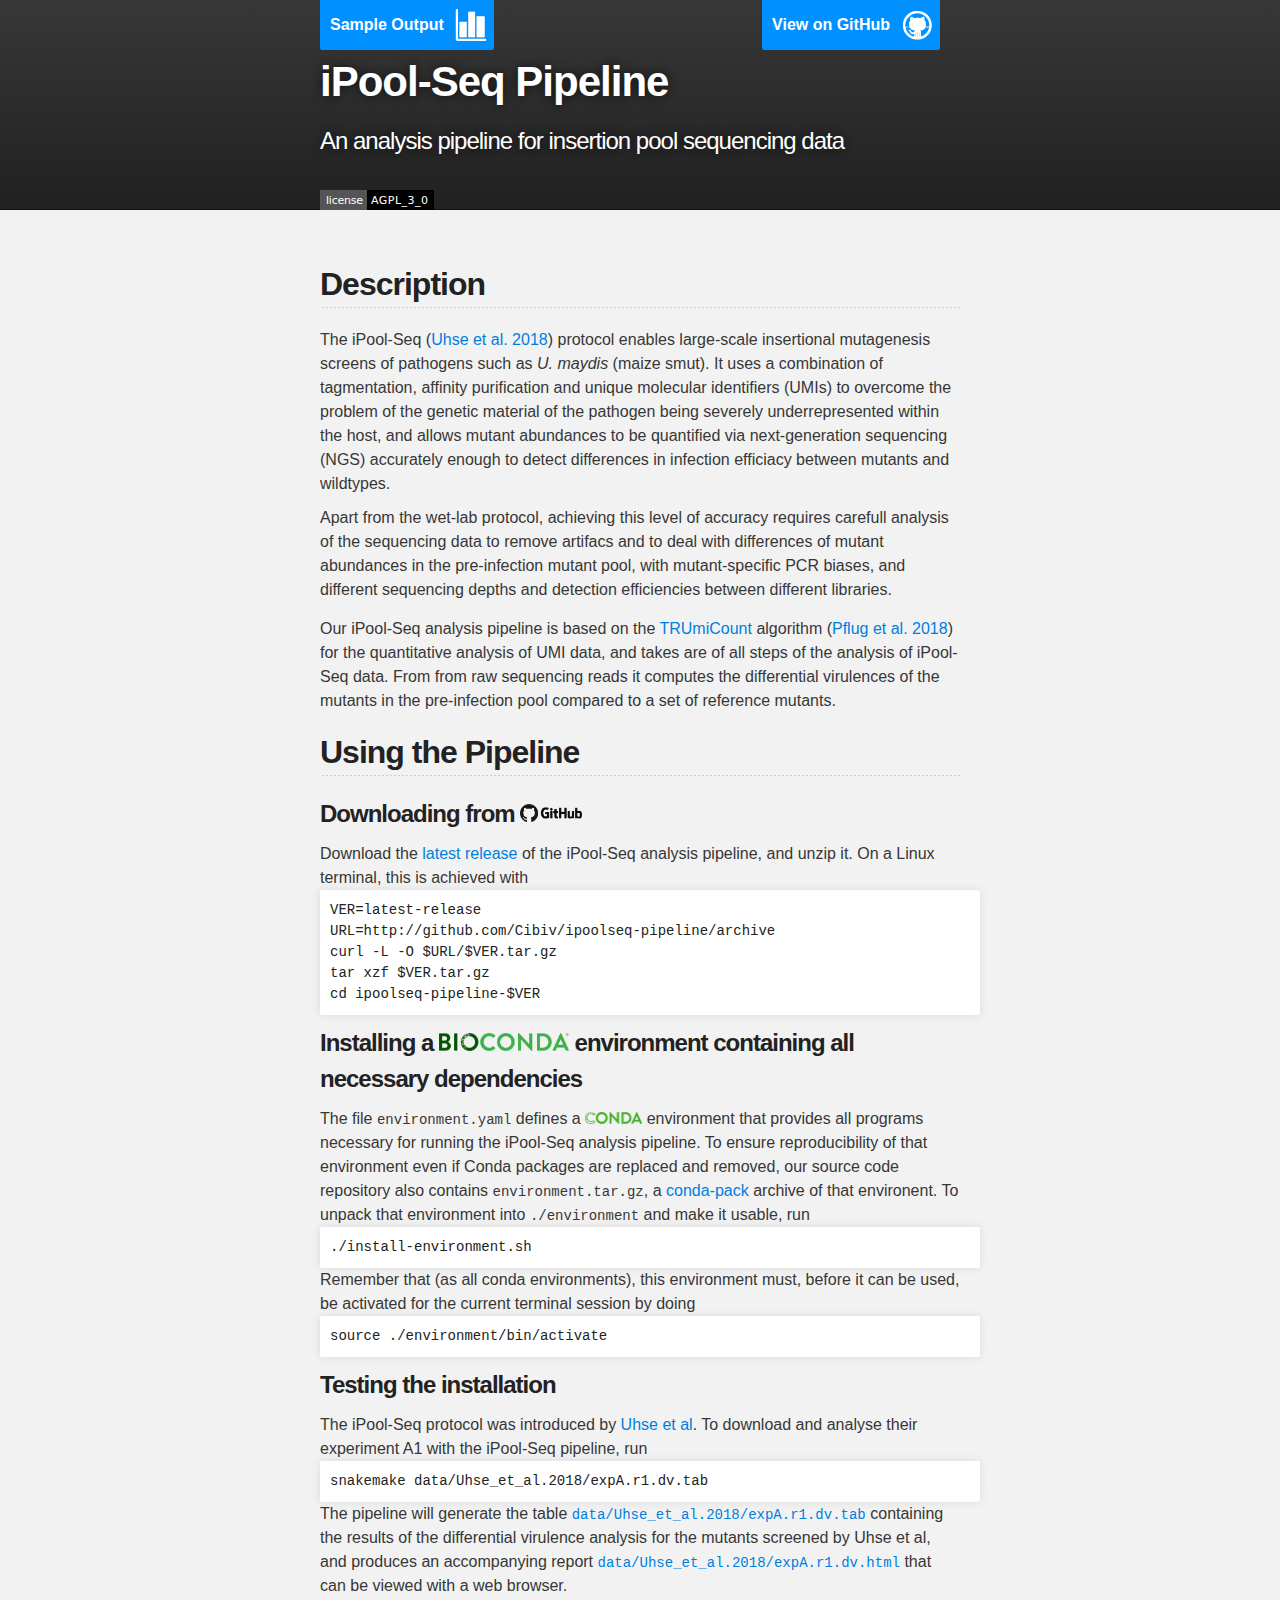
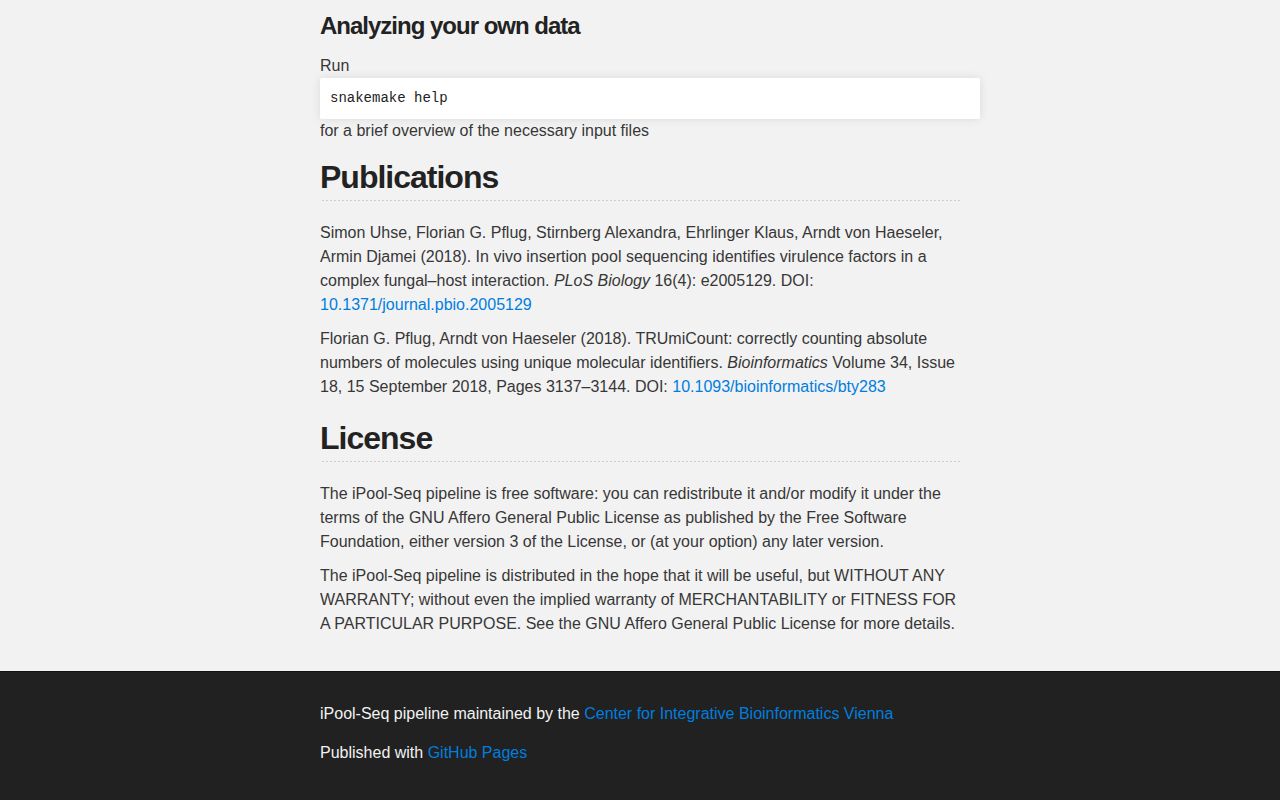
<file: docs/index.html>
<html>
<head>
  <meta charset='utf-8' />
  <meta name="description" content="iPool-Seq Pipeline: An analysis pipeline for insertion pool sequencing data" />
  <link rel="stylesheet" type="text/css" media="screen" href="stylesheets/stylesheet.css">
  <title>iPool-Seq Analysis Pipeline</title>
</head>
<body>

<!-- HEADER -->
<div id="header_wrap" class="outer">
    <header class="inner">
      <div id="top">
        <a id="sample_output_banner" class="top_banner" href="sample_output/expA.r1.dv.html">Sample Output</a>
        <!-- <a id="publication_banner" class="top_banner"  href="">Publication</a> -->
        <a id="forkme_banner" class="top_banner"  href="https://github.com/Cibiv/ipoolseq-pipeline">View on GitHub</a>
      </div>
      <div id="bottom" class="bottom">
        <a class="bottom_banner" href='#license'>
          <img src='images/agplv3.svg' class=inlineimg style='height: auto'>
        </a>
      </div>

      <div id="title">
        <h1 id="project_title">iPool-Seq Pipeline</h1>
        <h2 id="project_tagline">An analysis pipeline for insertion pool sequencing data</h2>
      </div>
    </header>
</div>

<!-- MAIN CONTENT -->
<div id="main_content_wrap" class="outer">
<section id="main_content" class="inner">

<h2>Description</h2>

The iPool-Seq (<a href="https://doi.org/10.1371/journal.pbio.2005129">Uhse et al. 2018</a>)
protocol enables large-scale insertional mutagenesis screens of pathogens such as
<i>U. maydis</i> (maize smut). It uses a combination of tagmentation, affinity
purification and unique molecular identifiers (UMIs) to overcome the problem of the
genetic material of the pathogen being severely underrepresented within the host,
and allows mutant abundances to be quantified via next-generation sequencing (NGS)
accurately enough to detect differences in infection efficiacy between mutants and wildtypes.
<p>
Apart from the wet-lab protocol, achieving this level of accuracy requires carefull
analysis of the sequencing data to remove artifacs and to deal with differences of
mutant abundances in the pre-infection mutant pool, with mutant-specific PCR biases,
and different sequencing depths and detection efficiencies between different libraries.
<p>
Our <b>iPool-Seq analysis pipeline</a> is based on the
<a href="http://www.cibiv.at/software/trumicount">TRUmiCount</a> algorithm
(<a href="https://doi.org/10.1093/bioinformatics/bty283">Pflug et al. 2018</a>) for the
quantitative analysis of UMI data, and takes are of all steps of the analysis of iPool-Seq
data. From from raw sequencing reads it computes the differential virulences of the mutants
in the pre-infection pool compared to a set of reference mutants.

<h2>Using the Pipeline</h2>

<h3>Downloading from <a href='https://github.com/Cibiv/ipoolseq-pipeline/releases'><img src='images/github.png' class="inlineimg"></a></h3>
Download the <a href="https://github.com/Cibiv/ipoolseq-pipeline/archive/latest-release.zip">
latest release</a> of the iPool-Seq analysis pipeline, and unzip it. On a Linux
terminal, this is achieved with
<pre>
VER=latest-release
URL=http://github.com/Cibiv/ipoolseq-pipeline/archive
curl -L -O $URL/$VER.tar.gz
tar xzf $VER.tar.gz
cd ipoolseq-pipeline-$VER
</pre>

<h3>Installing a <a href='https://bioconda.github.io/'><img src='images/bioconda.png' class="inlineimg"></a>
environment containing all necessary dependencies
</h3>

The file <var>environment.yaml</var> defines a <a href='https://conda.io/'>
<img src='images/conda.png' class="inlineimg"></a> environment that
provides all programs necessary for running the iPool-Seq analysis pipeline. To
ensure reproducibility of that environment even if Conda packages are replaced
and removed, our source code repository also contains <var>environment.tar.gz</var>,
a <a href="https://conda.github.io/conda-pack/">conda-pack</a> archive of that
environent. To unpack that environment into <var>./environment</var> and make it
usable, run

<pre>
./install-environment.sh
</pre>

Remember that (as all conda environments), this environment must, before it
can be used, be activated for the current terminal session by doing

<pre>
source ./environment/bin/activate
</pre>

<h3>Testing the installation</h3>
The iPool-Seq protocol was introduced by <a href="https://doi.org/10.1371/journal.pbio.2005129">
Uhse et al</a>. To download and analyse their experiment A1 with the iPool-Seq
pipeline, run
<pre>
snakemake data/Uhse_et_al.2018/expA.r1.dv.tab
</pre>
The pipeline will generate the table <a href="sample_output/expA.r1.dv.tab">
<var>data/Uhse_et_al.2018/expA.r1.dv.tab</var></a> containing the results of the differential
virulence analysis for the mutants screened by Uhse et al, and produces an accompanying report
<a href="sample_output/expA.r1.dv.html"><var>data/Uhse_et_al.2018/expA.r1.dv.html</var></a>
that can be viewed with a web browser.

<h3>Analyzing your own data</h3>
Run
<pre>snakemake help</pre>
for a brief overview of the necessary input files

<h2>Publications</h2>
Simon Uhse, Florian G. Pflug, Stirnberg Alexandra, Ehrlinger Klaus, Arndt von Haeseler,
Armin Djamei (2018). In vivo insertion pool sequencing identifies virulence factors in
a complex fungal–host interaction. <i>PLoS Biology</i> 16(4): e2005129. DOI:
<a href="https://doi.org/10.1371/journal.pbio.2005129">10.1371/journal.pbio.2005129</a>
<p>
Florian G. Pflug, Arndt von Haeseler (2018). TRUmiCount: correctly counting absolute
numbers of molecules using unique molecular identifiers. <i>Bioinformatics</i> Volume 34,
Issue 18, 15 September 2018, Pages 3137–3144. DOI:
<a href="https://doi.org/10.1093/bioinformatics/bty283">10.1093/bioinformatics/bty283</a>

<h2><a name='license'></a>License</h2>
The iPool-Seq pipeline is free software: you can redistribute it and/or modify it under
the terms of the GNU Affero General Public License as published by the Free
Software Foundation, either version 3 of the License, or (at your option) any
later version.

<p>
The iPool-Seq pipeline is distributed in the hope that it will be useful, but WITHOUT ANY
WARRANTY; without even the implied warranty of MERCHANTABILITY or FITNESS FOR
A PARTICULAR PURPOSE.  See the GNU Affero General Public License for more
details.

<!-- END MAIN CONTENT -->
</section>
</div>

<!-- FOOTER  -->
<div id="footer_wrap" class="outer">
  <footer class="inner">
    <p class="copyright">iPool-Seq pipeline maintained by the <a href="http://www.cibiv.at">
    Center for Integrative Bioinformatics Vienna</a></p>
    <p>Published with <a href="http://pages.github.com">GitHub Pages</a></p>
  </footer>
</div>

</body>
</file>
<file: docs/stylesheets/stylesheet.css>
/*******************************************************************************
Slate Theme for Github Pages
by Jason Costello, @jsncostello
*******************************************************************************/

@import url(pygment_trac.css);

/*******************************************************************************
MeyerWeb Reset
*******************************************************************************/

html, body, div, span, applet, object, iframe,
h1, h2, h3, h4, h5, h6, p, blockquote, pre,
a, abbr, acronym, address, big, cite, code,
del, dfn, em, img, ins, kbd, q, s, samp,
small, strike, strong, sub, sup, tt, var,
b, u, i, center,
dl, dt, dd, ol, ul, li,
fieldset, form, label, legend,
table, caption, tbody, tfoot, thead, tr, th, td,
article, aside, canvas, details, embed,
figure, figcaption, footer, header, hgroup,
menu, nav, output, ruby, section, summary,
time, mark, audio, video {
  margin: 0;
  padding: 0;
  border: 0;
  font: inherit;
  vertical-align: baseline;
}

/* HTML5 display-role reset for older browsers */
article, aside, details, figcaption, figure,
footer, header, hgroup, menu, nav, section {
  display: block;
}

ol, ul {
  list-style: none;
}

blockquote, q {
}

table {
  border-collapse: collapse;
  border-spacing: 0;
}

a:focus {
  outline: none;
}

/*******************************************************************************
Theme Styles
*******************************************************************************/

body {
  box-sizing: border-box;
  color:#373737;
  background: #212121;
  font-size: 16px;
  font-family: 'Myriad Pro', Calibri, Helvetica, Arial, sans-serif;
  line-height: 1.5;
  -webkit-font-smoothing: antialiased;
}

h1, h2, h3, h4, h5, h6 {
  margin: 10px 0;
  font-weight: 700;
  color:#222222;
  font-family: 'Lucida Grande', 'Calibri', Helvetica, Arial, sans-serif;
  letter-spacing: -1px;
}

h1 {
  font-size: 36px;
  font-weight: 700;
}

h2 {
  padding-bottom: 10px;
  font-size: 32px;
  background: url('../images/bg_hr.png') repeat-x bottom;
}

h3 {
  font-size: 24px;
}

h4 {
  font-size: 21px;
}

h5 {
  font-size: 18px;
}

h6 {
  font-size: 16px;
}

p {
  margin: 10px 0 15px 0;
}

footer p {
  color: #f2f2f2;
}

a {
  text-decoration: none;
  color: #007edf;
  text-shadow: none;

  transition: color 0.5s ease;
  transition: text-shadow 0.5s ease;
  -webkit-transition: color 0.5s ease;
  -webkit-transition: text-shadow 0.5s ease;
  -moz-transition: color 0.5s ease;
  -moz-transition: text-shadow 0.5s ease;
  -o-transition: color 0.5s ease;
  -o-transition: text-shadow 0.5s ease;
  -ms-transition: color 0.5s ease;
  -ms-transition: text-shadow 0.5s ease;
}

#main_content a:hover {
  color: #0069ba;
  text-shadow: #0090ff 0px 0px 2px;
}

footer a:hover {
  color: #43adff;
  text-shadow: #0090ff 0px 0px 2px;
}

em {
  font-style: italic;
}

i {
  font-style: italic;
}

strong {
  font-weight: bold;
}

img {
  position: relative;
  margin: 0 auto;
  max-width: 739px;
  padding: 5px;
  margin: 10px 0 10px 0;
  border: 1px solid #ebebeb;

  box-shadow: 0 0 5px #ebebeb;
  -webkit-box-shadow: 0 0 5px #ebebeb;
  -moz-box-shadow: 0 0 5px #ebebeb;
  -o-box-shadow: 0 0 5px #ebebeb;
  -ms-box-shadow: 0 0 5px #ebebeb;
}

pre, code {
  width: 100%;
  color: #222;
  background-color: #fff;

  font-family: Monaco, "Bitstream Vera Sans Mono", "Lucida Console", Terminal, monospace;
  font-size: 14px;

  border-radius: 2px;
  -moz-border-radius: 2px;
  -webkit-border-radius: 2px;
}

var {
  font-family: Monaco, "Bitstream Vera Sans Mono", "Lucida Console", Terminal, monospace;
  font-size: 14px;
}

pre {
  width: 100%;
  padding: 10px;
  box-shadow: 0 0 10px rgba(0,0,0,.1);
  overflow: auto;
}

code {
  padding: 3px;
  margin: 0 3px;
  box-shadow: 0 0 10px rgba(0,0,0,.1);
}

pre code {
  display: block;
  box-shadow: none;
}

blockquote {
  color: #666;
  margin-bottom: 20px;
  padding: 0 0 0 20px;
  border-left: 3px solid #bbb;
}

ul, ol, dl {
  margin-bottom: 15px
}

ul li {
  list-style: inside;
  padding-left: 20px;
}

ol li {
  list-style: decimal inside;
  padding-left: 20px;
}

dl dt {
  font-weight: bold;
}

dl dd {
  padding-left: 20px;
  font-style: italic;
}

dl p {
  padding-left: 20px;
  font-style: italic;
}

hr {
  height: 1px;
  margin-bottom: 5px;
  border: none;
  background: url('../images/bg_hr.png') repeat-x center;
}

table {
  border: 1px solid #373737;
  margin-bottom: 20px;
  text-align: left;
 }

th {
  font-family: 'Lucida Grande', 'Helvetica Neue', Helvetica, Arial, sans-serif;
  padding: 10px;
  background: #373737;
  color: #fff;
 }

td {
  padding: 10px;
  border: 1px solid #373737;
 }

form {
  background: #f2f2f2;
  padding: 20px;
}

img {
  width: 100%;
  max-width: 100%;
}

img.inlineimg {
  vertical-align: baseline;
  height: 1.4ex;
  width: auto;
  padding: 0px;
  margin: 0px;
  border: 0px;
  box-shadow: none;
}

/*******************************************************************************
Full-Width Styles
*******************************************************************************/

.outer {
  width: 100%;
}

.inner {
  position: relative;
  max-width: 640px;
  padding: 20px 10px;
  margin: 0 auto;
}

#top {
	top: 0px;
	width: 100%;
	height: 50px;
	padding: 0 0 0 0;
	margin: 0 0 0 0;
}

#bottom {
	position: absolute;
	bottom: -1px;
	width: 100%;
	padding: 0 0 0 0;
	margin: 0 0 0 0;
}

.top_banner {
  position: relative;
  float: left;
  top: 0px;
  left: 0px;
  z-index: 10;
  margin: 0 20px 0 0;
  padding: 10px 50px 10px 10px;
  line-height: 30px;
  z-index: 10;
  color: #fff;
  font-weight: 700;
  border-bottom-left-radius: 2px;
  border-bottom-right-radius: 2px;  
}

.bottom_banner {
  position: relative;
  float: left;
  bottom: 0px;
  left: 0px;
  z-index: 10;
  margin: 0 20px 0 0;
}


#forkme_banner {
  float: right;
  background: url('../images/blacktocat.png') #0090ff no-repeat 95% 50%;
}

#manual_banner {
  background: url('../images/icon_manual.png') #0090ff no-repeat 95% 50%;
}

#sample_output_banner {
  background: url('../images/icon_analysis.png') #0090ff no-repeat 95% 50%;
}

#publication_banner {
  background: url('../images/icon_paper.png') #0090ff no-repeat 95% 50%;
}

#header_wrap {
  background: #212121;
  background: -moz-linear-gradient(top, #373737, #212121);
  background: -webkit-linear-gradient(top, #373737, #212121);
  background: -ms-linear-gradient(top, #373737, #212121);
  background: -o-linear-gradient(top, #373737, #212121);
  background: linear-gradient(top, #373737, #212121);
}

#header_wrap .inner {
  padding: 0px 10px 30px 10px;
}

#project_title {
  margin: 0;
  color: #fff;
  font-size: 42px;
  font-weight: 700;
  text-shadow: #111 0px 0px 10px;
}

#project_tagline {
  color: #fff;
  font-size: 24px;
  font-weight: 300;
  background: none;
  text-shadow: #111 0px 0px 10px;
}

#downloads {
  position: absolute;
  width: 210px;
  z-index: 10;
  bottom: -40px;
  right: 0;
  height: 70px;
  background: url('../images/icon_download.png') no-repeat 0% 90%;
}

.zip_download_link {
  display: block;
  float: right;
  width: 90px;
  height:70px;
  text-indent: -5000px;
  overflow: hidden;
  background: url(../images/sprite_download.png) no-repeat bottom left;
}

.tar_download_link {
  display: block;
  float: right;
  width: 90px;
  height:70px;
  text-indent: -5000px;
  overflow: hidden;
  background: url(../images/sprite_download.png) no-repeat bottom right;
  margin-left: 10px;
}

.zip_download_link:hover {
  background: url(../images/sprite_download.png) no-repeat top left;
}

.tar_download_link:hover {
  background: url(../images/sprite_download.png) no-repeat top right;
}

#main_content_wrap {
  background: #f2f2f2;
  border-top: 1px solid #111;
  border-bottom: 1px solid #111;
}

#main_content {
  padding-top: 40px;
}

#footer_wrap {
  background: #212121;
}



/*******************************************************************************
Small Device Styles
*******************************************************************************/

@media screen and (max-width: 480px) {
  body {
    font-size:14px;
  }

  #downloads {
    display: none;
  }

  .inner {
    min-width: 320px;
    max-width: 480px;
  }

  #project_title {
  font-size: 32px;
  }

  h1 {
    font-size: 28px;
  }

  h2 {
    font-size: 24px;
  }

  h3 {
    font-size: 21px;
  }

  h4 {
    font-size: 18px;
  }

  h5 {
    font-size: 14px;
  }

  h6 {
    font-size: 12px;
  }

  code, pre {
    min-width: 320px;
    max-width: 480px;
    font-size: 11px;
  }

}
</file>
